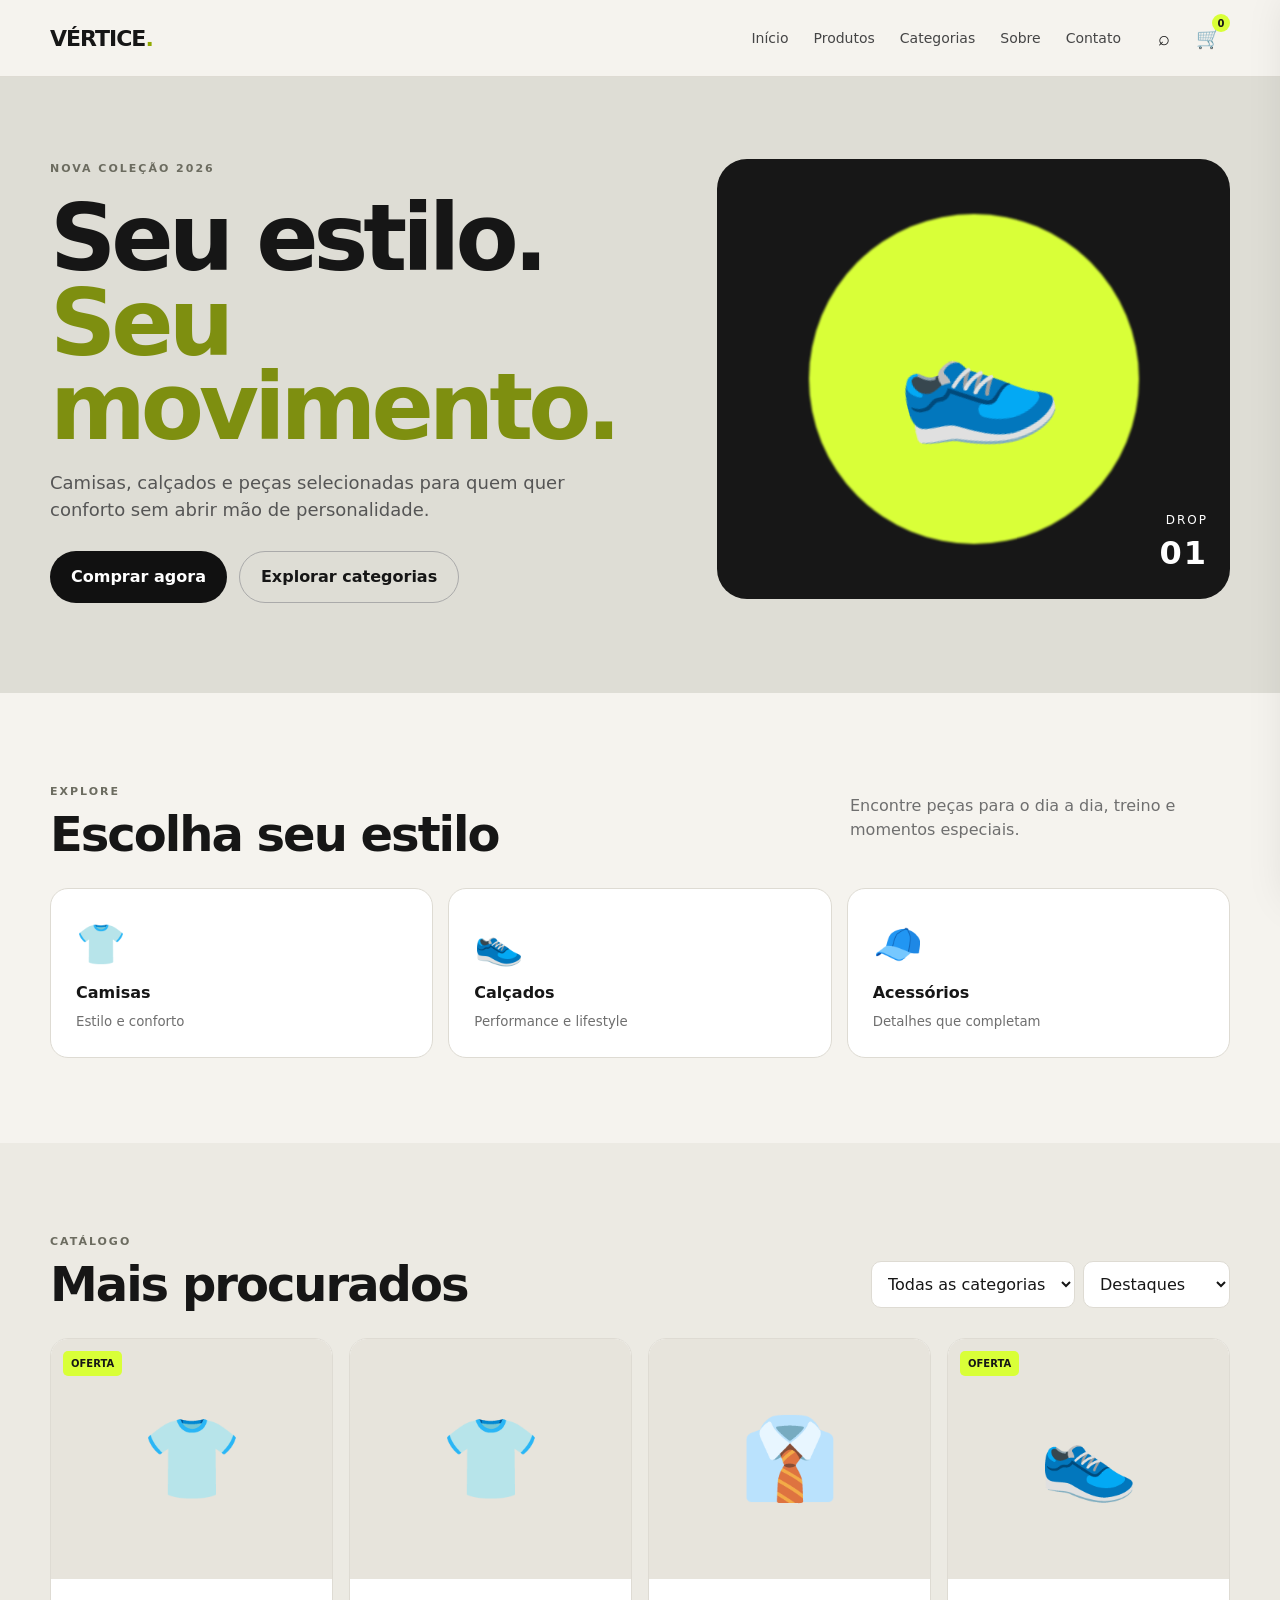
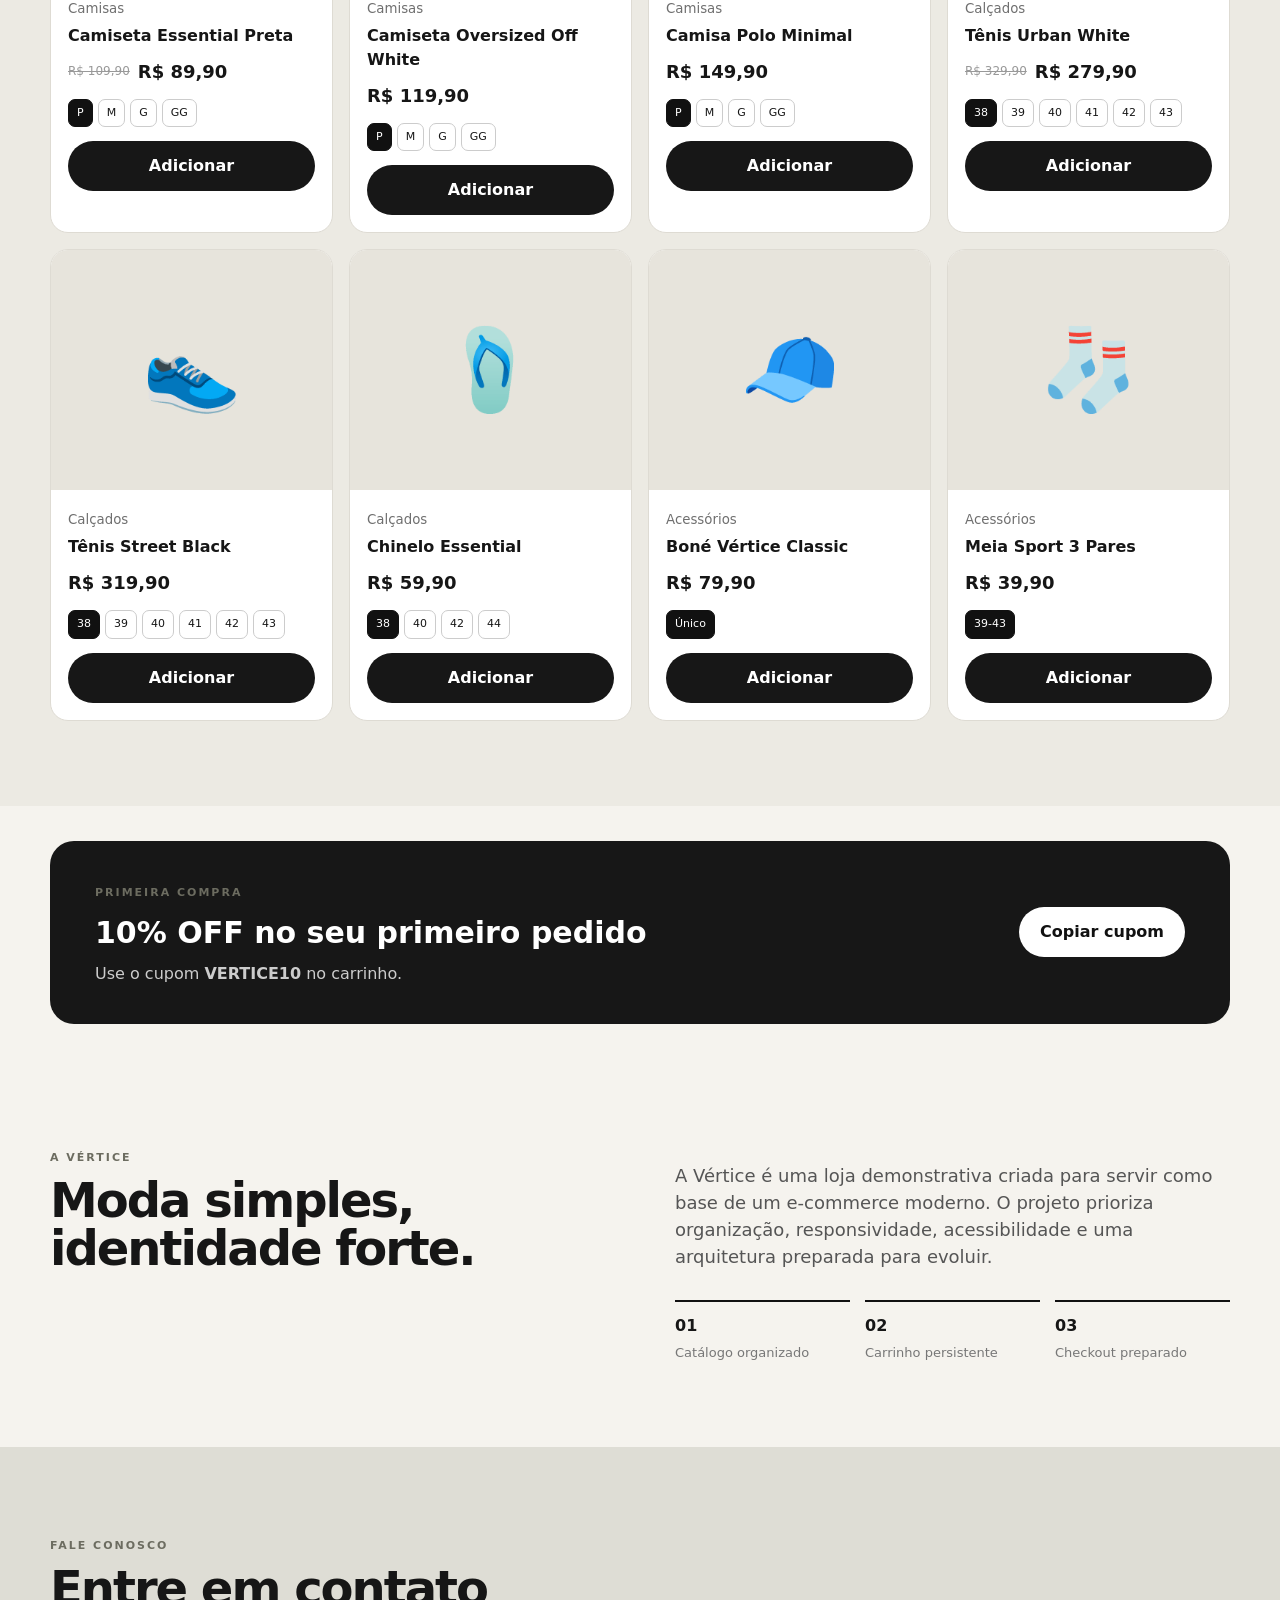
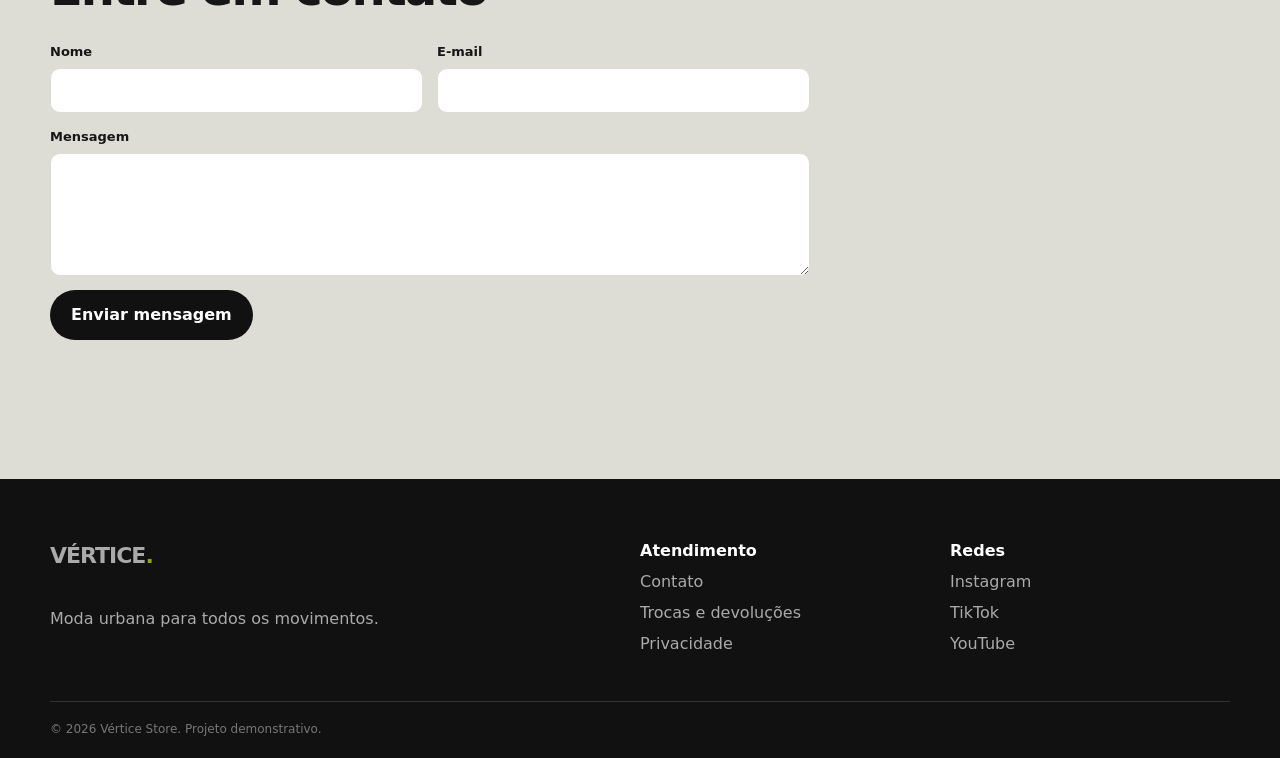
<file: index.html>
<!doctype html>
<html lang="pt-BR">
<head>
  <meta charset="utf-8">
  <meta name="viewport" content="width=device-width, initial-scale=1">
  <meta name="description" content="Vértice Store — camisas, calçados e acessórios.">
  <meta name="referrer" content="strict-origin-when-cross-origin">
  <title>Vértice Store | Moda urbana</title>
  <link rel="stylesheet" href="assets/css/style.css">
</head>
<body>
  <a class="skip-link" href="#conteudo">Pular para o conteúdo</a>

  <header class="site-header">
    <div class="container header-inner">
      <a class="logo" href="index.html" aria-label="Vértice Store - início">VÉRTICE<span>.</span></a>

      <button class="icon-btn menu-btn" id="menuBtn" type="button" aria-label="Abrir menu" aria-expanded="false">
        ☰
      </button>

      <nav class="main-nav" id="mainNav" aria-label="Navegação principal">
        <a href="#inicio">Início</a>
        <a href="#produtos">Produtos</a>
        <a href="#categorias">Categorias</a>
        <a href="#sobre">Sobre</a>
        <a href="#contato">Contato</a>
      </nav>

      <div class="header-actions">
        <button class="icon-btn" id="searchBtn" type="button" aria-label="Pesquisar">⌕</button>
        <button class="icon-btn cart-btn" id="cartBtn" type="button" aria-label="Abrir carrinho">
          🛒 <span id="cartCount" class="cart-count">0</span>
        </button>
      </div>
    </div>

    <div class="search-panel container" id="searchPanel" hidden>
      <label for="searchInput">Buscar produtos</label>
      <div class="search-row">
        <input id="searchInput" type="search" maxlength="80" autocomplete="off" placeholder="Ex.: tênis branco">
        <button class="btn btn-primary" id="searchApply" type="button">Buscar</button>
      </div>
    </div>
  </header>

  <main id="conteudo">
    <section class="hero" id="inicio">
      <div class="container hero-grid">
        <div class="hero-copy">
          <span class="eyebrow">NOVA COLEÇÃO 2026</span>
          <h1>Seu estilo.<br><span>Seu movimento.</span></h1>
          <p>Camisas, calçados e peças selecionadas para quem quer conforto sem abrir mão de personalidade.</p>
          <div class="hero-actions">
            <a class="btn btn-primary" href="#produtos">Comprar agora</a>
            <a class="btn btn-ghost" href="#categorias">Explorar categorias</a>
          </div>
        </div>
        <div class="hero-card" aria-hidden="true">
          <div class="hero-shoe">👟</div>
          <div class="hero-badge">DROP<br><strong>01</strong></div>
        </div>
      </div>
    </section>

    <section class="section" id="categorias">
      <div class="container">
        <div class="section-head">
          <div>
            <span class="eyebrow">EXPLORE</span>
            <h2>Escolha seu estilo</h2>
          </div>
          <p>Encontre peças para o dia a dia, treino e momentos especiais.</p>
        </div>
        <div class="category-grid">
          <button class="category-card" data-category="Camisas" type="button">
            <span class="category-icon">👕</span><strong>Camisas</strong><small>Estilo e conforto</small>
          </button>
          <button class="category-card" data-category="Calçados" type="button">
            <span class="category-icon">👟</span><strong>Calçados</strong><small>Performance e lifestyle</small>
          </button>
          <button class="category-card" data-category="Acessórios" type="button">
            <span class="category-icon">🧢</span><strong>Acessórios</strong><small>Detalhes que completam</small>
          </button>
        </div>
      </div>
    </section>

    <section class="section section-muted" id="produtos">
      <div class="container">
        <div class="section-head">
          <div>
            <span class="eyebrow">CATÁLOGO</span>
            <h2>Mais procurados</h2>
          </div>
          <div class="filters">
            <select id="categoryFilter" aria-label="Filtrar por categoria">
              <option value="Todos">Todas as categorias</option>
              <option value="Camisas">Camisas</option>
              <option value="Calçados">Calçados</option>
              <option value="Acessórios">Acessórios</option>
            </select>
            <select id="sortFilter" aria-label="Ordenar produtos">
              <option value="featured">Destaques</option>
              <option value="price-asc">Menor preço</option>
              <option value="price-desc">Maior preço</option>
              <option value="name">Nome</option>
            </select>
          </div>
        </div>
        <div class="product-grid" id="productGrid" aria-live="polite"></div>
        <p class="empty-state" id="emptyState" hidden>Nenhum produto encontrado.</p>
      </div>
    </section>

    <section class="section promo-section">
      <div class="container promo">
        <div>
          <span class="eyebrow">PRIMEIRA COMPRA</span>
          <h2>10% OFF no seu primeiro pedido</h2>
          <p>Use o cupom <strong>VERTICE10</strong> no carrinho.</p>
        </div>
        <button class="btn btn-light" id="copyCoupon" type="button">Copiar cupom</button>
      </div>
    </section>

    <section class="section" id="sobre">
      <div class="container about-grid">
        <div>
          <span class="eyebrow">A VÉRTICE</span>
          <h2>Moda simples, identidade forte.</h2>
        </div>
        <div>
          <p>A Vértice é uma loja demonstrativa criada para servir como base de um e-commerce moderno. O projeto prioriza organização, responsividade, acessibilidade e uma arquitetura preparada para evoluir.</p>
          <div class="trust-grid">
            <div><strong>01</strong><span>Catálogo organizado</span></div>
            <div><strong>02</strong><span>Carrinho persistente</span></div>
            <div><strong>03</strong><span>Checkout preparado</span></div>
          </div>
        </div>
      </div>
    </section>

    <section class="section contact-section" id="contato">
      <div class="container">
        <div class="section-head">
          <div><span class="eyebrow">FALE CONOSCO</span><h2>Entre em contato</h2></div>
        </div>
        <form class="contact-form" id="contactForm" novalidate>
          <div class="form-grid">
            <label>Nome<input id="contactName" name="name" maxlength="80" required></label>
            <label>E-mail<input id="contactEmail" name="email" type="email" maxlength="120" required></label>
          </div>
          <label>Mensagem<textarea id="contactMessage" name="message" maxlength="1000" rows="5" required></textarea></label>
          <button class="btn btn-primary" type="submit">Enviar mensagem</button>
          <p class="form-feedback" id="contactFeedback" role="status"></p>
        </form>
      </div>
    </section>
  </main>

  <footer class="footer">
    <div class="container footer-grid">
      <div><a class="logo" href="index.html" aria-label="Vértice Store — início">VÉRTICE<span>.</span></a><p>Moda urbana para todos os movimentos.</p></div>
      <div><strong>Atendimento</strong><a href="#contato">Contato</a><a href="#">Trocas e devoluções</a><a href="#">Privacidade</a></div>
      <div><strong>Redes</strong><a href="#">Instagram</a><a href="#">TikTok</a><a href="#">YouTube</a></div>
    </div>
    <div class="container footer-bottom">© 2026 Vértice Store. Projeto demonstrativo.</div>
  </footer>

  <aside class="cart-drawer" id="cartDrawer" aria-label="Carrinho" aria-hidden="true">
    <div class="drawer-head"><h2>Seu carrinho</h2><button class="icon-btn" id="closeCart" type="button" aria-label="Fechar carrinho">×</button></div>
    <div id="cartItems" class="cart-items"></div>
    <div class="cart-summary">
      <div><span>Subtotal</span><strong id="cartSubtotal">R$ 0,00</strong></div>
      <div><span>Desconto</span><strong id="cartDiscount">R$ 0,00</strong></div>
      <div class="total"><span>Total</span><strong id="cartTotal">R$ 0,00</strong></div>
      <div class="coupon-row"><input id="couponInput" maxlength="20" placeholder="Cupom…" aria-label="Código do cupom"><button class="btn btn-dark" id="applyCoupon" type="button">Aplicar</button></div>
      <button class="btn btn-primary btn-full" id="checkoutBtn" type="button">Ir para checkout</button>
      <p class="security-note">🔒 Checkout demonstrativo. Nenhum dado de cartão é armazenado neste projeto.</p>
    </div>
  </aside>
  <div class="overlay" id="overlay" hidden></div>

  <div class="toast" id="toast" role="status" aria-live="polite"></div>
  <script src="data/products.js"></script>
  <script src="assets/js/app.js" defer></script>
</body>
</html>
</file>
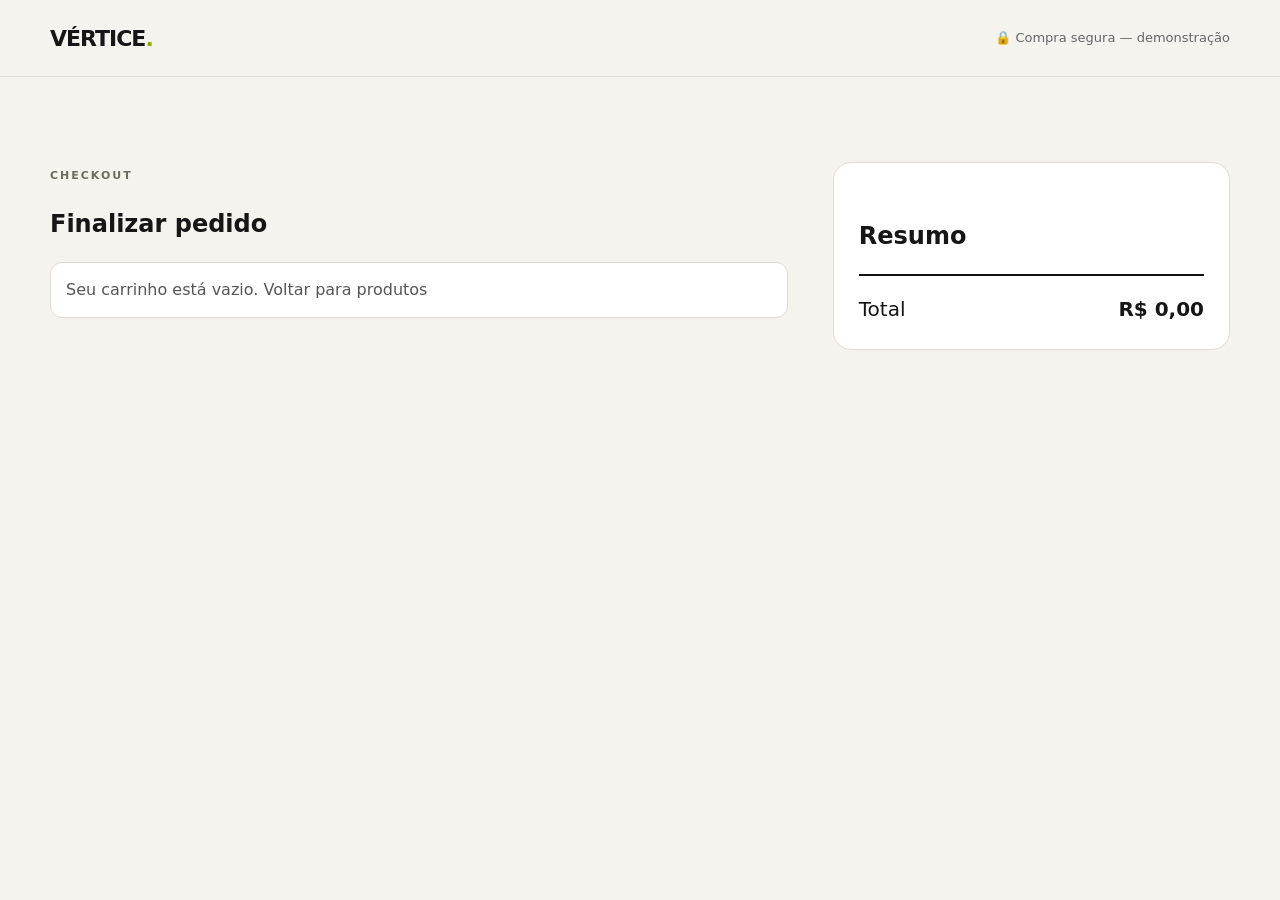
<file: pages/checkout.html>
<!doctype html>
<html lang="pt-BR">
<head>
  <meta charset="utf-8"><meta name="viewport" content="width=device-width, initial-scale=1">
  <meta name="referrer" content="strict-origin-when-cross-origin">
  <title>Checkout | Vértice Store</title>
  <link rel="stylesheet" href="../assets/css/style.css">
</head>
<body class="checkout-page">
  <a class="skip-link" href="#checkoutForm">Pular para o formulário</a>
<header class="site-header"><div class="container header-inner"><a class="logo" href="../index.html" aria-label="Vértice Store — início">VÉRTICE<span>.</span></a><span class="checkout-secure">🔒 Compra segura — demonstração</span></div></header>
<main class="section"><div class="container checkout-grid">
  <section>
    <span class="eyebrow">CHECKOUT</span><h1>Finalizar pedido</h1>
    <div id="checkoutEmpty" class="notice" hidden>Seu carrinho está vazio. <a href="../index.html#produtos">Voltar para produtos</a></div>
    <form id="checkoutForm" class="checkout-form" novalidate>
      <h2>Dados de entrega</h2>
      <div class="form-grid">
        <label>Nome completo<input name="name" maxlength="100" autocomplete="name" required></label>
        <label>E-mail<input name="email" type="email" maxlength="120" autocomplete="email" required></label>
      </div>
      <div class="form-grid">
        <label>CEP<input name="zip" inputmode="numeric" maxlength="9" autocomplete="postal-code" required></label>
        <label>Cidade<input name="city" maxlength="80" autocomplete="address-level2" required></label>
      </div>
      <label>Endereço<input name="address" maxlength="150" autocomplete="street-address" required></label>
      <div class="form-grid three">
        <label>Número<input name="number" maxlength="10" required></label>
        <label>Estado<input name="state" maxlength="2" required></label>
        <label>Complemento<input name="complement" maxlength="80"></label>
      </div>
      <h2>Pagamento</h2>
      <div class="notice">Nesta versão front-end, o pagamento é apenas simulado. Para produção, integre um gateway/tokenizador e <strong>nunca</strong> salve dados brutos de cartão no navegador ou no seu banco.</div>
      <label>Forma de pagamento<select name="payment" required><option value="">Selecione</option><option>PIX (simulação)</option><option>Cartão (simulação)</option><option>Boleto (simulação)</option></select></label>
      <button class="btn btn-primary btn-full" type="submit">Confirmar pedido demonstrativo</button>
      <p id="checkoutFeedback" class="form-feedback" role="status"></p>
    </form>
  </section>
  <aside class="order-box" aria-label="Resumo do pedido"><h2>Resumo</h2><div id="checkoutSummary"></div><div class="order-total"><span>Total</span><strong id="checkoutTotal">R$ 0,00</strong></div></aside>
</div></main>
<script src="../data/products.js"></script>
<script src="../assets/js/checkout.js" defer></script>
</body>
</html>
</file>
<file: assets/css/style.css>
:root{
  --bg:#f5f3ee;--surface:#fff;--text:#161616;--muted:#6f6f6f;--line:#dedbd3;
  --accent:#d9ff38;--dark:#111;--max:1180px;--radius:18px;
}
*{box-sizing:border-box}html{scroll-behavior:smooth}body{margin:0;font-family:Inter,ui-sans-serif,system-ui,-apple-system,BlinkMacSystemFont,"Segoe UI",sans-serif;color:var(--text);background:var(--bg);line-height:1.5}button,input,select,textarea{font:inherit}button,a{color:inherit}a{text-decoration:none}.container{width:min(var(--max),calc(100% - 40px));margin:auto}.skip-link{position:absolute;left:-9999px}.skip-link:focus{left:10px;top:10px;background:#fff;padding:10px;z-index:9999}.site-header{position:sticky;top:0;z-index:50;background:rgba(245,243,238,.94);backdrop-filter:blur(12px);border-bottom:1px solid var(--line)}.header-inner{height:76px;display:flex;align-items:center;gap:28px}.logo{font-weight:900;font-size:22px;letter-spacing:-1px}.logo span{color:#91a900}.main-nav{display:flex;gap:25px;margin-left:auto}.main-nav a{font-size:14px;color:#454545}.main-nav a:hover{color:#000}.header-actions{display:flex;gap:8px}.icon-btn{border:0;background:transparent;cursor:pointer;font-size:20px;padding:9px;position:relative}.cart-count{position:absolute;right:0;top:0;background:var(--accent);font-size:10px;min-width:18px;height:18px;border-radius:20px;display:grid;place-items:center;font-weight:800}.menu-btn{display:none}.search-panel{padding:16px 0 20px}.search-row{display:flex;gap:10px;margin-top:6px}.search-row input{flex:1}.hero{padding:78px 0 90px;background:#deddd5}.hero-grid{display:grid;grid-template-columns:1.1fr .9fr;gap:40px;align-items:center}.eyebrow{font-size:11px;font-weight:900;letter-spacing:2px;color:#6c6c60}.hero h1{font-size:clamp(50px,8vw,92px);line-height:.92;letter-spacing:-5px;margin:18px 0}.hero h1 span{color:#7e8f10}.hero-copy p{max-width:580px;color:#555;font-size:18px}.hero-actions{display:flex;gap:12px;margin-top:28px}.btn{border:0;border-radius:999px;padding:13px 21px;font-weight:800;cursor:pointer;display:inline-flex;align-items:center;justify-content:center;transition:.2s}.btn-primary{background:var(--dark);color:white}.btn-primary:hover,.btn-dark:hover{transform:translateY(-1px)}.btn-ghost{border:1px solid #aaa}.btn-light{background:#fff;color:#111}.btn-dark{background:#171717;color:#fff}.hero-card{min-height:440px;border-radius:30px;background:#171717;position:relative;display:grid;place-items:center;overflow:hidden}.hero-card:before{content:"";width:330px;height:330px;border-radius:50%;background:var(--accent);position:absolute;filter:blur(1px)}.hero-shoe{font-size:130px;position:relative;z-index:2;transform:rotate(-15deg)}.hero-badge{position:absolute;bottom:22px;right:22px;color:#fff;font-size:12px;letter-spacing:2px;text-align:right}.hero-badge strong{font-size:32px}.section{padding:85px 0}.section-muted{background:#eceae3}.section-head{display:flex;justify-content:space-between;gap:30px;align-items:end;margin-bottom:30px}.section-head h2,.about-grid h2{font-size:clamp(30px,4vw,48px);line-height:1;margin:8px 0 0;letter-spacing:-2px}.section-head>p{max-width:380px;color:var(--muted)}.category-grid{display:grid;grid-template-columns:repeat(3,1fr);gap:15px}.category-card{text-align:left;border:1px solid var(--line);background:var(--surface);border-radius:var(--radius);padding:25px;cursor:pointer;display:flex;flex-direction:column;gap:7px;transition:.2s}.category-card:hover{transform:translateY(-3px);border-color:#aaa}.category-icon{font-size:40px}.category-card small{color:var(--muted)}.filters{display:flex;gap:8px}.filters select,.search-row input,.coupon-row input,select,input,textarea{border:1px solid var(--line);background:#fff;border-radius:10px;padding:12px;color:var(--text)}input:focus-visible,textarea:focus-visible,select:focus-visible{border-color:#777;box-shadow:0 0 0 3px rgba(0,0,0,.06);outline:none}.product-grid{display:grid;grid-template-columns:repeat(4,1fr);gap:16px}.product-card{background:#fff;border:1px solid var(--line);border-radius:var(--radius);overflow:hidden}.product-image{height:240px;background:#e7e4dc;display:grid;place-items:center;position:relative}.product-image span{font-size:80px}.sale{position:absolute;left:12px;top:12px;background:var(--accent);padding:5px 8px;border-radius:5px;font-size:10px}.product-info{padding:17px}.product-info small{color:var(--muted)}.product-info h3{font-size:16px;margin:4px 0 10px}.price{display:flex;gap:8px;align-items:center}.price del{font-size:12px;color:#999}.price strong{font-size:18px}.size-row{display:flex;gap:5px;flex-wrap:wrap;margin:14px 0}.size-btn{background:#fff;border:1px solid #ccc;border-radius:7px;padding:5px 8px;cursor:pointer;font-size:11px}.size-btn.selected{background:#111;color:#fff;border-color:#111}.btn-full{width:100%}.empty-state,.empty-cart{text-align:center;color:var(--muted);padding:35px}.promo-section{padding:35px 0}.promo{background:#171717;color:#fff;border-radius:24px;padding:38px 45px;display:flex;justify-content:space-between;align-items:center;gap:20px}.promo h2{margin:7px 0;font-size:30px}.promo p{margin:0;color:#ccc}.about-grid{display:grid;grid-template-columns:1fr 1fr;gap:70px}.about-grid p{font-size:18px;color:#555}.trust-grid{display:grid;grid-template-columns:repeat(3,1fr);gap:15px;margin-top:30px}.trust-grid div{border-top:2px solid #111;padding-top:12px}.trust-grid strong,.trust-grid span{display:block}.trust-grid span{color:#777;font-size:13px;margin-top:5px}.contact-section{background:#deddd5}.contact-form{max-width:760px}.form-grid{display:grid;grid-template-columns:1fr 1fr;gap:14px}.form-grid.three{grid-template-columns:1fr .7fr 1.5fr}.contact-form label,.checkout-form label{display:flex;flex-direction:column;gap:6px;margin-bottom:14px;font-weight:700;font-size:13px}.contact-form textarea{resize:vertical}.form-feedback{min-height:22px;color:#586500;font-weight:700}.footer{background:#111;color:#fff;padding:60px 0 20px}.footer-grid{display:grid;grid-template-columns:2fr 1fr 1fr;gap:30px}.footer .logo{display:block;margin-bottom:12px}.footer p,.footer a{color:#aaa}.footer-grid div{display:flex;flex-direction:column;gap:7px}.footer-bottom{border-top:1px solid #333;margin-top:45px;padding-top:18px;color:#777;font-size:12px}.cart-drawer{position:fixed;right:0;top:0;height:100vh;width:min(460px,100%);background:#fff;z-index:100;transform:translateX(105%);transition:.25s;display:flex;flex-direction:column;box-shadow:-15px 0 40px rgba(0,0,0,.1)}.cart-drawer.open{transform:translateX(0)}.drawer-head{padding:22px;border-bottom:1px solid var(--line);display:flex;justify-content:space-between}.drawer-head h2{margin:0}.cart-items{flex:1;overflow:auto;padding:15px 22px}.cart-item{display:grid;grid-template-columns:55px 1fr auto;gap:12px;padding:15px 0;border-bottom:1px solid var(--line)}.mini-image{width:55px;height:55px;border-radius:10px;background:#eee;display:grid;place-items:center;font-size:27px}.cart-item-info{display:flex;flex-direction:column;gap:3px}.cart-item-info small{color:#777}.qty{display:flex;align-items:center;gap:7px;margin-top:5px}.qty button{border:1px solid #ccc;background:#fff;border-radius:5px;cursor:pointer}.qty .remove{border:0;color:#b00020;margin-left:5px;font-size:11px}.cart-summary{border-top:1px solid var(--line);padding:20px 22px}.cart-summary>div{display:flex;justify-content:space-between;margin:8px 0}.cart-summary .total{font-size:20px;border-top:1px solid var(--line);padding-top:12px;margin-top:12px}.coupon-row{gap:8px}.coupon-row input{flex:1}.security-note{font-size:11px;color:#777}.overlay{position:fixed;inset:0;background:rgba(0,0,0,.45);z-index:90}.toast{position:fixed;bottom:22px;left:50%;transform:translate(-50%,20px);opacity:0;background:#111;color:#fff;padding:12px 18px;border-radius:999px;z-index:200;transition:.2s;pointer-events:none}.toast.show{opacity:1;transform:translate(-50%,0)}.checkout-secure{margin-left:auto;color:#666;font-size:13px}.checkout-grid{display:grid;grid-template-columns:1.3fr .7fr;gap:45px}.checkout-form h2,.order-box h2{margin-top:30px}.checkout-form h1{font-size:48px;letter-spacing:-2px}.notice{padding:15px;background:#fff;border:1px solid var(--line);border-radius:12px;margin:15px 0;color:#555}.order-box{background:#fff;border:1px solid var(--line);border-radius:18px;padding:25px;height:max-content;position:sticky;top:100px}.summary-line{display:flex;justify-content:space-between;gap:15px;padding:12px 0;border-bottom:1px solid var(--line);font-size:13px}.order-total{display:flex;justify-content:space-between;font-size:20px;padding-top:18px;margin-top:10px;border-top:2px solid #111}
.btn:focus-visible,.icon-btn:focus-visible,a:focus-visible,.category-card:focus-visible,.size-btn:focus-visible,.qty button:focus-visible{outline:2px solid #111;outline-offset:2px;box-shadow:0 0 0 3px rgba(0,0,0,.06)}[id]{scroll-margin-top:90px}
@media(prefers-reduced-motion:reduce){*,*::before,*::after{animation-duration:.01ms!important;animation-iteration-count:1!important;transition-duration:.01ms!important;scroll-behavior:auto!important}.hero-card:before{filter:none}.category-card:hover,.btn-primary:hover,.btn-dark:hover{transform:none}}
@media(max-width:900px){.main-nav{display:none}.menu-btn{display:block}.main-nav.open{display:flex;position:absolute;top:76px;left:0;right:0;background:var(--bg);padding:20px;flex-direction:column;border-bottom:1px solid var(--line)}.hero-grid,.about-grid,.checkout-grid{grid-template-columns:1fr}.hero-card{min-height:320px}.product-grid{grid-template-columns:repeat(2,1fr)}.category-grid{grid-template-columns:1fr}.section-head{align-items:start;flex-direction:column}.filters{width:100%}.filters select{flex:1}.promo{align-items:start;flex-direction:column}.footer-grid{grid-template-columns:1fr 1fr}}
@media(max-width:600px){.container{width:min(var(--max),calc(100% - 28px))}.header-inner{gap:8px}.header-actions{margin-left:auto}.hero{padding:55px 0}.hero h1{letter-spacing:-3px}.hero-card{display:none}.product-grid{grid-template-columns:1fr 1fr;gap:10px}.product-image{height:170px}.product-image span{font-size:58px}.product-info{padding:12px}.product-info h3{font-size:14px}.form-grid,.form-grid.three{grid-template-columns:1fr}.trust-grid{grid-template-columns:1fr}.footer-grid{grid-template-columns:1fr}.filters{flex-direction:column}.promo{padding:28px}.checkout-form h1{font-size:38px}}
</file>
